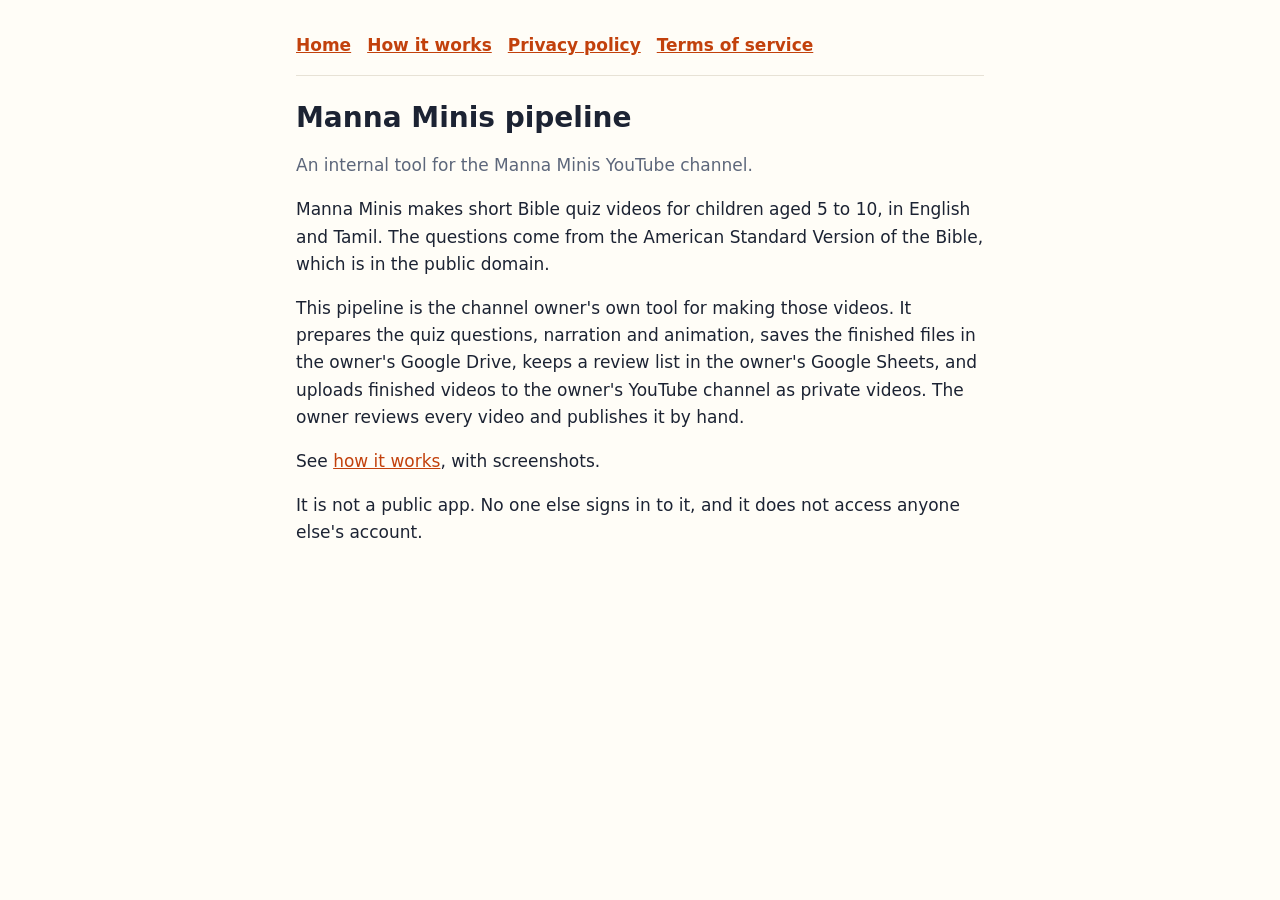
<file: index.html>
<!doctype html>
<html lang="en"><head><meta charset="utf-8"><meta name="viewport" content="width=device-width,initial-scale=1"><title>Manna Minis pipeline</title><link rel="stylesheet" href="style.css"></head><body><main>
<nav><a href="./">Home</a><a href="how-it-works.html">How it works</a><a href="privacy.html">Privacy policy</a><a href="terms.html">Terms of service</a></nav>
<h1>Manna Minis pipeline</h1>
<p class="muted">An internal tool for the Manna Minis YouTube channel.</p>
<p>Manna Minis makes short Bible quiz videos for children aged 5 to 10, in English and Tamil. The questions come from the American Standard Version of the Bible, which is in the public domain.</p>
<p>This pipeline is the channel owner's own tool for making those videos. It prepares the quiz questions, narration and animation, saves the finished files in the owner's Google Drive, keeps a review list in the owner's Google Sheets, and uploads finished videos to the owner's YouTube channel as private videos. The owner reviews every video and publishes it by hand.</p>
<p>See <a href="how-it-works.html">how it works</a>, with screenshots.</p>
<p>It is not a public app. No one else signs in to it, and it does not access anyone else's account.</p>
</main></body></html>
</file>
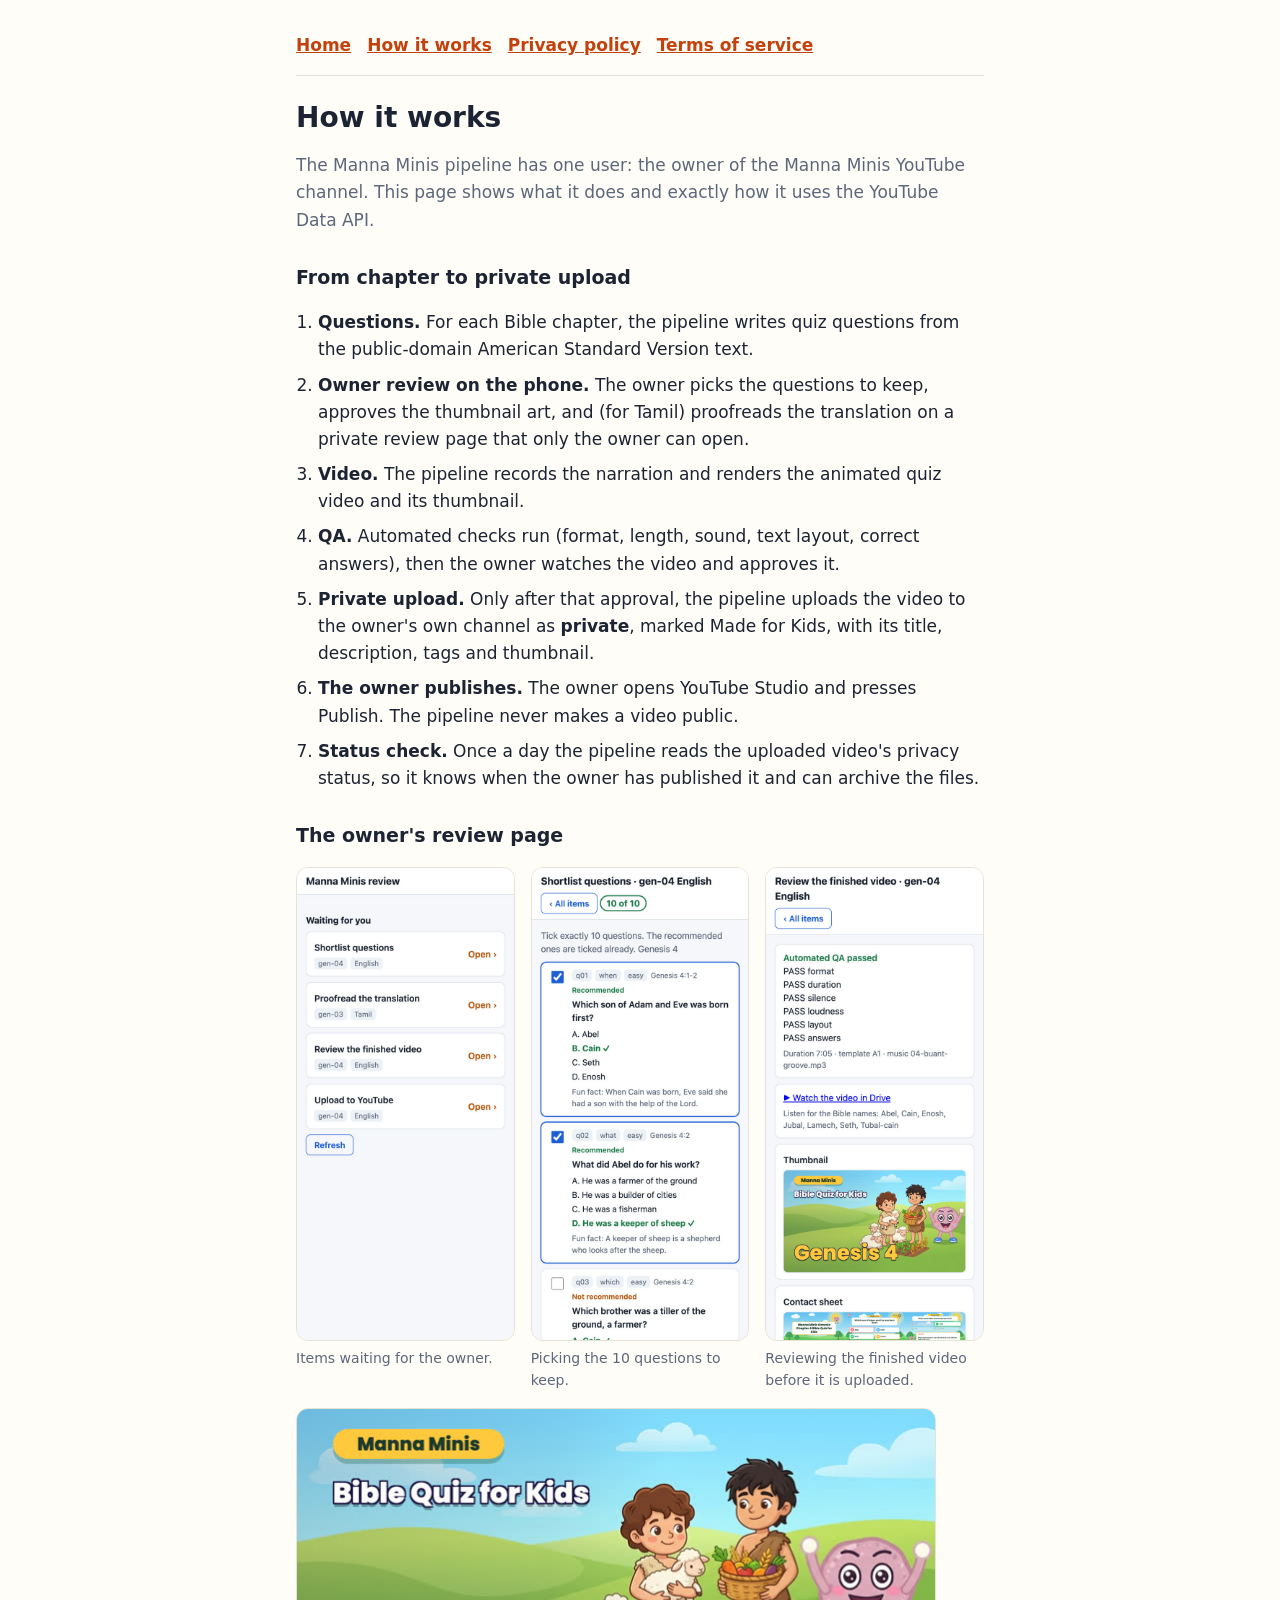
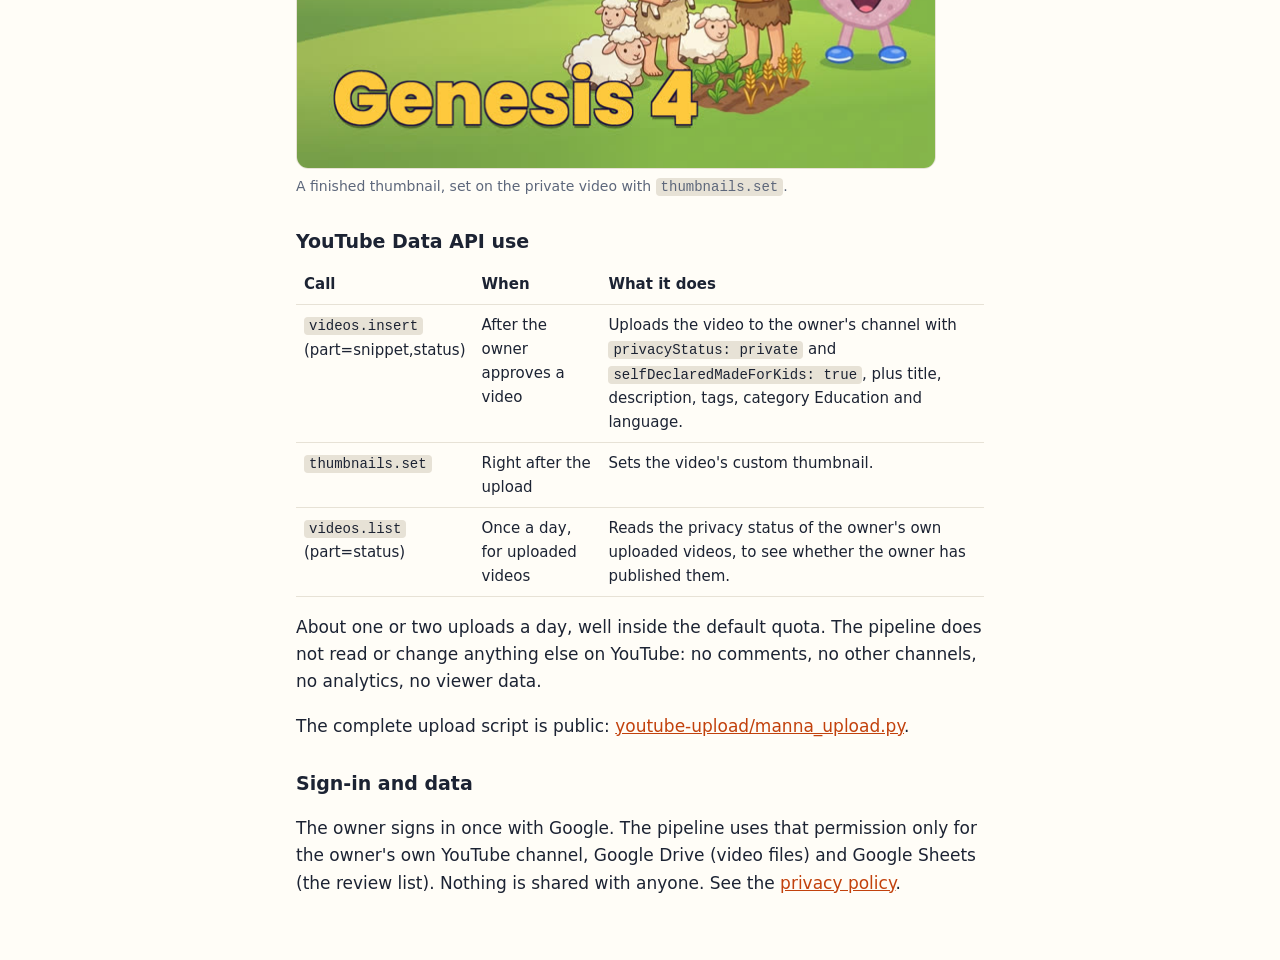
<file: how-it-works.html>
<!doctype html>
<html lang="en"><head><meta charset="utf-8"><meta name="viewport" content="width=device-width,initial-scale=1"><title>How it works · Manna Minis pipeline</title><link rel="stylesheet" href="style.css"></head><body><main>
<nav><a href="./">Home</a><a href="how-it-works.html">How it works</a><a href="privacy.html">Privacy policy</a><a href="terms.html">Terms of service</a></nav>
<h1>How it works</h1>
<p class="muted">The Manna Minis pipeline has one user: the owner of the Manna Minis YouTube channel. This page shows what it does and exactly how it uses the YouTube Data API.</p>

<h2>From chapter to private upload</h2>
<ol class="steps">
<li><strong>Questions.</strong> For each Bible chapter, the pipeline writes quiz questions from the public-domain American Standard Version text.</li>
<li><strong>Owner review on the phone.</strong> The owner picks the questions to keep, approves the thumbnail art, and (for Tamil) proofreads the translation on a private review page that only the owner can open.</li>
<li><strong>Video.</strong> The pipeline records the narration and renders the animated quiz video and its thumbnail.</li>
<li><strong>QA.</strong> Automated checks run (format, length, sound, text layout, correct answers), then the owner watches the video and approves it.</li>
<li><strong>Private upload.</strong> Only after that approval, the pipeline uploads the video to the owner's own channel as <strong>private</strong>, marked Made for Kids, with its title, description, tags and thumbnail.</li>
<li><strong>The owner publishes.</strong> The owner opens YouTube Studio and presses Publish. The pipeline never makes a video public.</li>
<li><strong>Status check.</strong> Once a day the pipeline reads the uploaded video's privacy status, so it knows when the owner has published it and can archive the files.</li>
</ol>

<h2>The owner's review page</h2>
<div class="shots">
<figure><img src="img/review-list.jpg" alt="Review page listing items waiting for the owner: shortlist, proofreading, finished video review, upload" loading="lazy"><figcaption>Items waiting for the owner.</figcaption></figure>
<figure><img src="img/review-shortlist.jpg" alt="Shortlist screen with quiz questions, options and tick boxes" loading="lazy"><figcaption>Picking the 10 questions to keep.</figcaption></figure>
<figure><img src="img/review-qa.jpg" alt="Video review screen with automated checks passed, a link to watch the video and the thumbnail" loading="lazy"><figcaption>Reviewing the finished video before it is uploaded.</figcaption></figure>
</div>
<figure class="wide"><img src="img/thumbnail-gen-04.jpg" alt="Thumbnail: Genesis 4, Bible Quiz for Kids, with cartoon Cain and Abel and the pink Manna Minis mascot" loading="lazy"><figcaption>A finished thumbnail, set on the private video with <code>thumbnails.set</code>.</figcaption></figure>

<h2>YouTube Data API use</h2>
<table>
<tr><th>Call</th><th>When</th><th>What it does</th></tr>
<tr><td><code>videos.insert</code><br>(part=snippet,status)</td><td>After the owner approves a video</td><td>Uploads the video to the owner's channel with <code>privacyStatus: private</code> and <code>selfDeclaredMadeForKids: true</code>, plus title, description, tags, category Education and language.</td></tr>
<tr><td><code>thumbnails.set</code></td><td>Right after the upload</td><td>Sets the video's custom thumbnail.</td></tr>
<tr><td><code>videos.list</code><br>(part=status)</td><td>Once a day, for uploaded videos</td><td>Reads the privacy status of the owner's own uploaded videos, to see whether the owner has published them.</td></tr>
</table>
<p>About one or two uploads a day, well inside the default quota. The pipeline does not read or change anything else on YouTube: no comments, no other channels, no analytics, no viewer data.</p>

<p>The complete upload script is public: <a href="https://github.com/lemuelsinghr/manna-minis-site/tree/main/youtube-upload">youtube-upload/manna_upload.py</a>.</p>

<h2>Sign-in and data</h2>
<p>The owner signs in once with Google. The pipeline uses that permission only for the owner's own YouTube channel, Google Drive (video files) and Google Sheets (the review list). Nothing is shared with anyone. See the <a href="privacy.html">privacy policy</a>.</p>
</main></body></html>
</file>
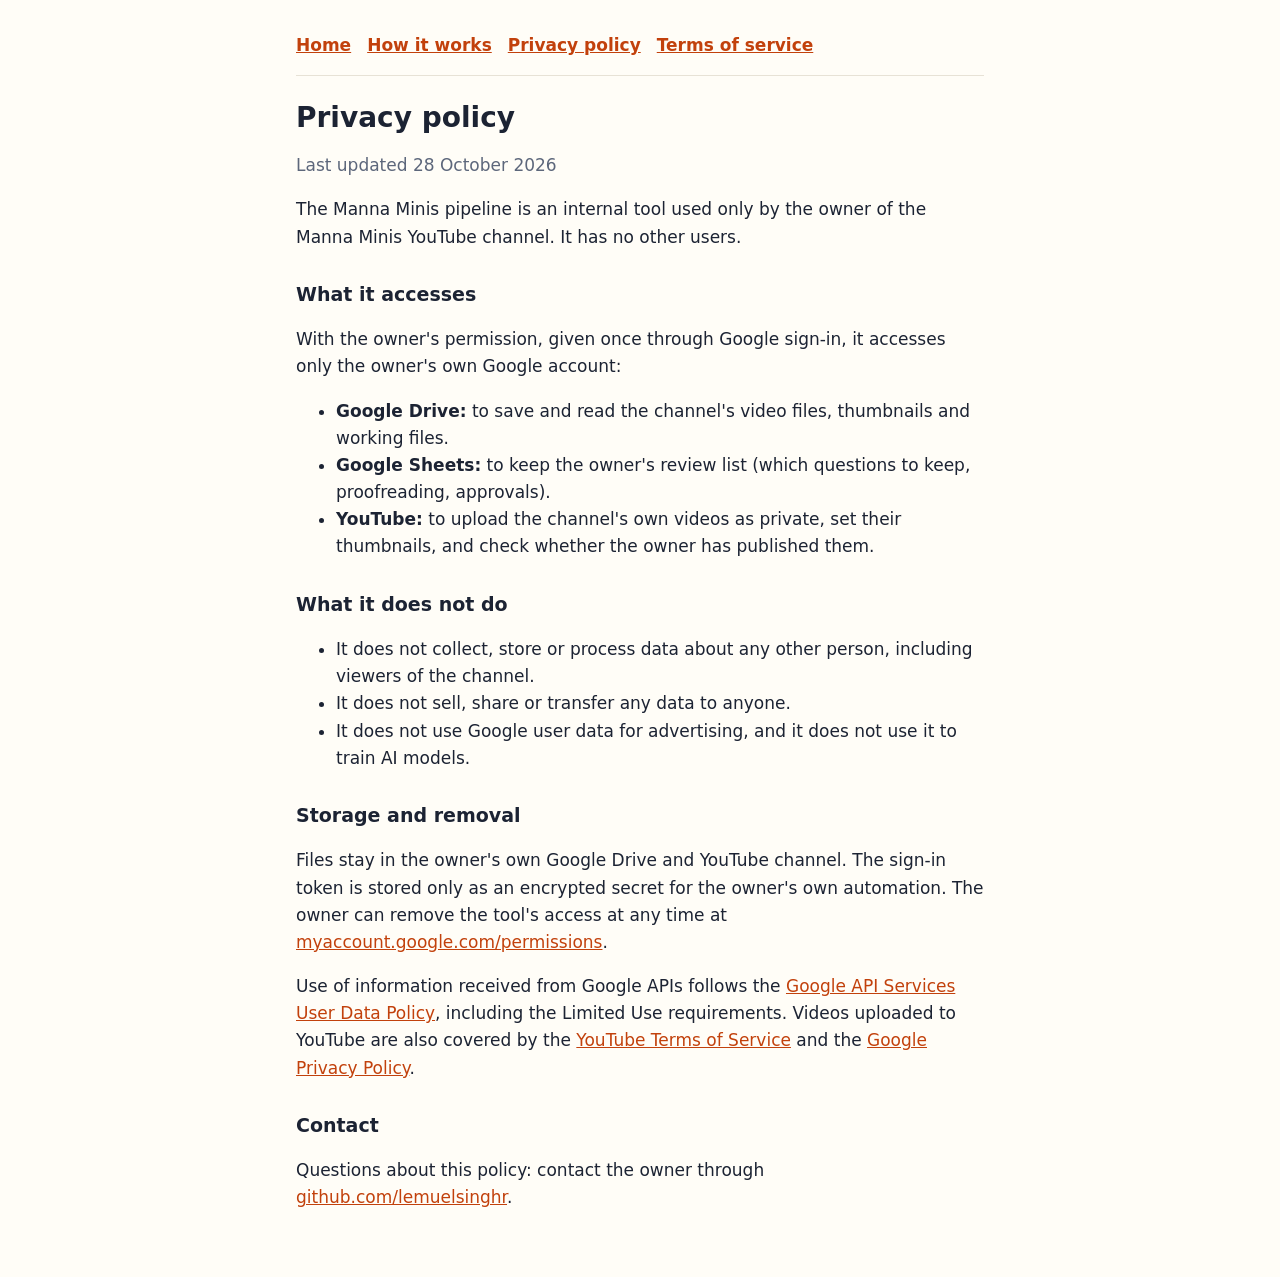
<file: privacy.html>
<!doctype html>
<html lang="en"><head><meta charset="utf-8"><meta name="viewport" content="width=device-width,initial-scale=1"><title>Privacy policy · Manna Minis pipeline</title><link rel="stylesheet" href="style.css"></head><body><main>
<nav><a href="./">Home</a><a href="how-it-works.html">How it works</a><a href="privacy.html">Privacy policy</a><a href="terms.html">Terms of service</a></nav>
<h1>Privacy policy</h1>
<p class="muted">Last updated 28 October 2026</p>
<p>The Manna Minis pipeline is an internal tool used only by the owner of the Manna Minis YouTube channel. It has no other users.</p>
<h2>What it accesses</h2>
<p>With the owner's permission, given once through Google sign-in, it accesses only the owner's own Google account:</p>
<ul>
<li><strong>Google Drive:</strong> to save and read the channel's video files, thumbnails and working files.</li>
<li><strong>Google Sheets:</strong> to keep the owner's review list (which questions to keep, proofreading, approvals).</li>
<li><strong>YouTube:</strong> to upload the channel's own videos as private, set their thumbnails, and check whether the owner has published them.</li>
</ul>
<h2>What it does not do</h2>
<ul>
<li>It does not collect, store or process data about any other person, including viewers of the channel.</li>
<li>It does not sell, share or transfer any data to anyone.</li>
<li>It does not use Google user data for advertising, and it does not use it to train AI models.</li>
</ul>
<h2>Storage and removal</h2>
<p>Files stay in the owner's own Google Drive and YouTube channel. The sign-in token is stored only as an encrypted secret for the owner's own automation. The owner can remove the tool's access at any time at <a href="https://myaccount.google.com/permissions">myaccount.google.com/permissions</a>.</p>
<p>Use of information received from Google APIs follows the <a href="https://developers.google.com/terms/api-services-user-data-policy">Google API Services User Data Policy</a>, including the Limited Use requirements. Videos uploaded to YouTube are also covered by the <a href="https://www.youtube.com/t/terms">YouTube Terms of Service</a> and the <a href="https://policies.google.com/privacy">Google Privacy Policy</a>.</p>
<h2>Contact</h2>
<p>Questions about this policy: contact the owner through <a href="https://github.com/lemuelsinghr">github.com/lemuelsinghr</a>.</p>
</main></body></html>
</file>
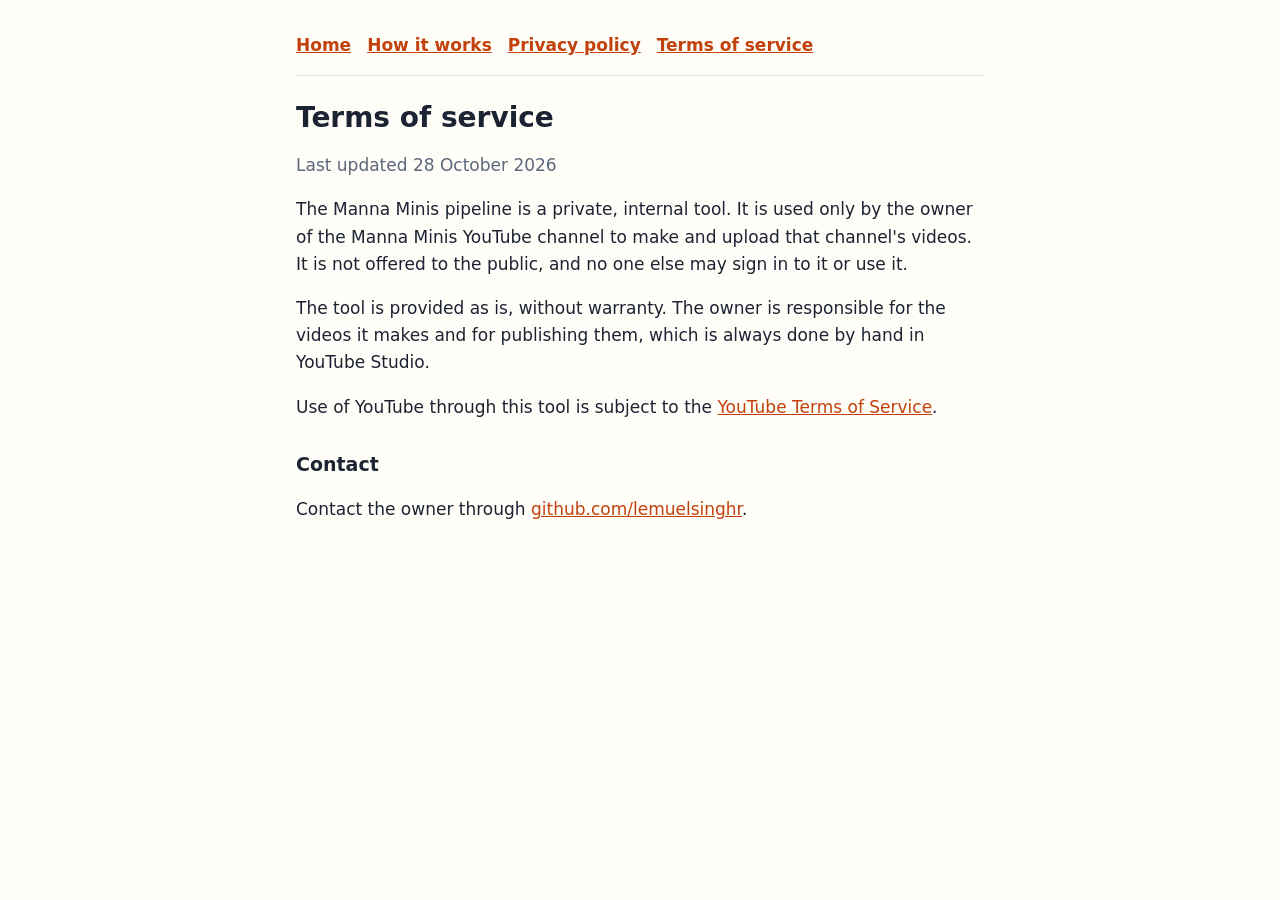
<file: terms.html>
<!doctype html>
<html lang="en"><head><meta charset="utf-8"><meta name="viewport" content="width=device-width,initial-scale=1"><title>Terms of service · Manna Minis pipeline</title><link rel="stylesheet" href="style.css"></head><body><main>
<nav><a href="./">Home</a><a href="how-it-works.html">How it works</a><a href="privacy.html">Privacy policy</a><a href="terms.html">Terms of service</a></nav>
<h1>Terms of service</h1>
<p class="muted">Last updated 28 October 2026</p>
<p>The Manna Minis pipeline is a private, internal tool. It is used only by the owner of the Manna Minis YouTube channel to make and upload that channel's videos. It is not offered to the public, and no one else may sign in to it or use it.</p>
<p>The tool is provided as is, without warranty. The owner is responsible for the videos it makes and for publishing them, which is always done by hand in YouTube Studio.</p>
<p>Use of YouTube through this tool is subject to the <a href="https://www.youtube.com/t/terms">YouTube Terms of Service</a>.</p>
<h2>Contact</h2>
<p>Contact the owner through <a href="https://github.com/lemuelsinghr">github.com/lemuelsinghr</a>.</p>
</main></body></html>
</file>
<file: style.css>
:root{--bg:#fffdf7;--fg:#1c2333;--muted:#5d677b;--acc:#c2410c;--line:#e7e2d6}
@media (prefers-color-scheme:dark){:root{--bg:#121722;--fg:#e8edf5;--muted:#9aa7bb;--acc:#fb923c;--line:#283246}}
*{box-sizing:border-box}
body{margin:0;background:var(--bg);color:var(--fg);font:17px/1.6 system-ui,-apple-system,Segoe UI,sans-serif}
main{max-width:720px;margin:0 auto;padding:32px 16px 48px}
h1{font-size:28px;line-height:1.25;margin:0 0 8px}
h2{font-size:19px;margin:28px 0 6px}
p,li{color:var(--fg)}
.muted{color:var(--muted)}
a{color:var(--acc)}
nav{display:flex;gap:16px;flex-wrap:wrap;padding-bottom:16px;margin-bottom:24px;border-bottom:1px solid var(--line);font-weight:600}
ol.steps{padding-left:22px}
ol.steps li{margin-bottom:8px}
.shots{display:grid;grid-template-columns:repeat(auto-fit,minmax(200px,1fr));gap:16px;margin:16px 0}
figure{margin:0}
figure img{width:100%;height:auto;border:1px solid var(--line);border-radius:12px;display:block}
figcaption{font-size:14px;color:var(--muted);margin-top:6px}
.wide img{max-width:640px}
table{border-collapse:collapse;width:100%;font-size:15px;margin:8px 0}
th,td{text-align:left;padding:8px;border-bottom:1px solid var(--line);vertical-align:top}
code{font-size:14px;background:var(--line);padding:1px 5px;border-radius:4px;overflow-wrap:anywhere}
</file>
